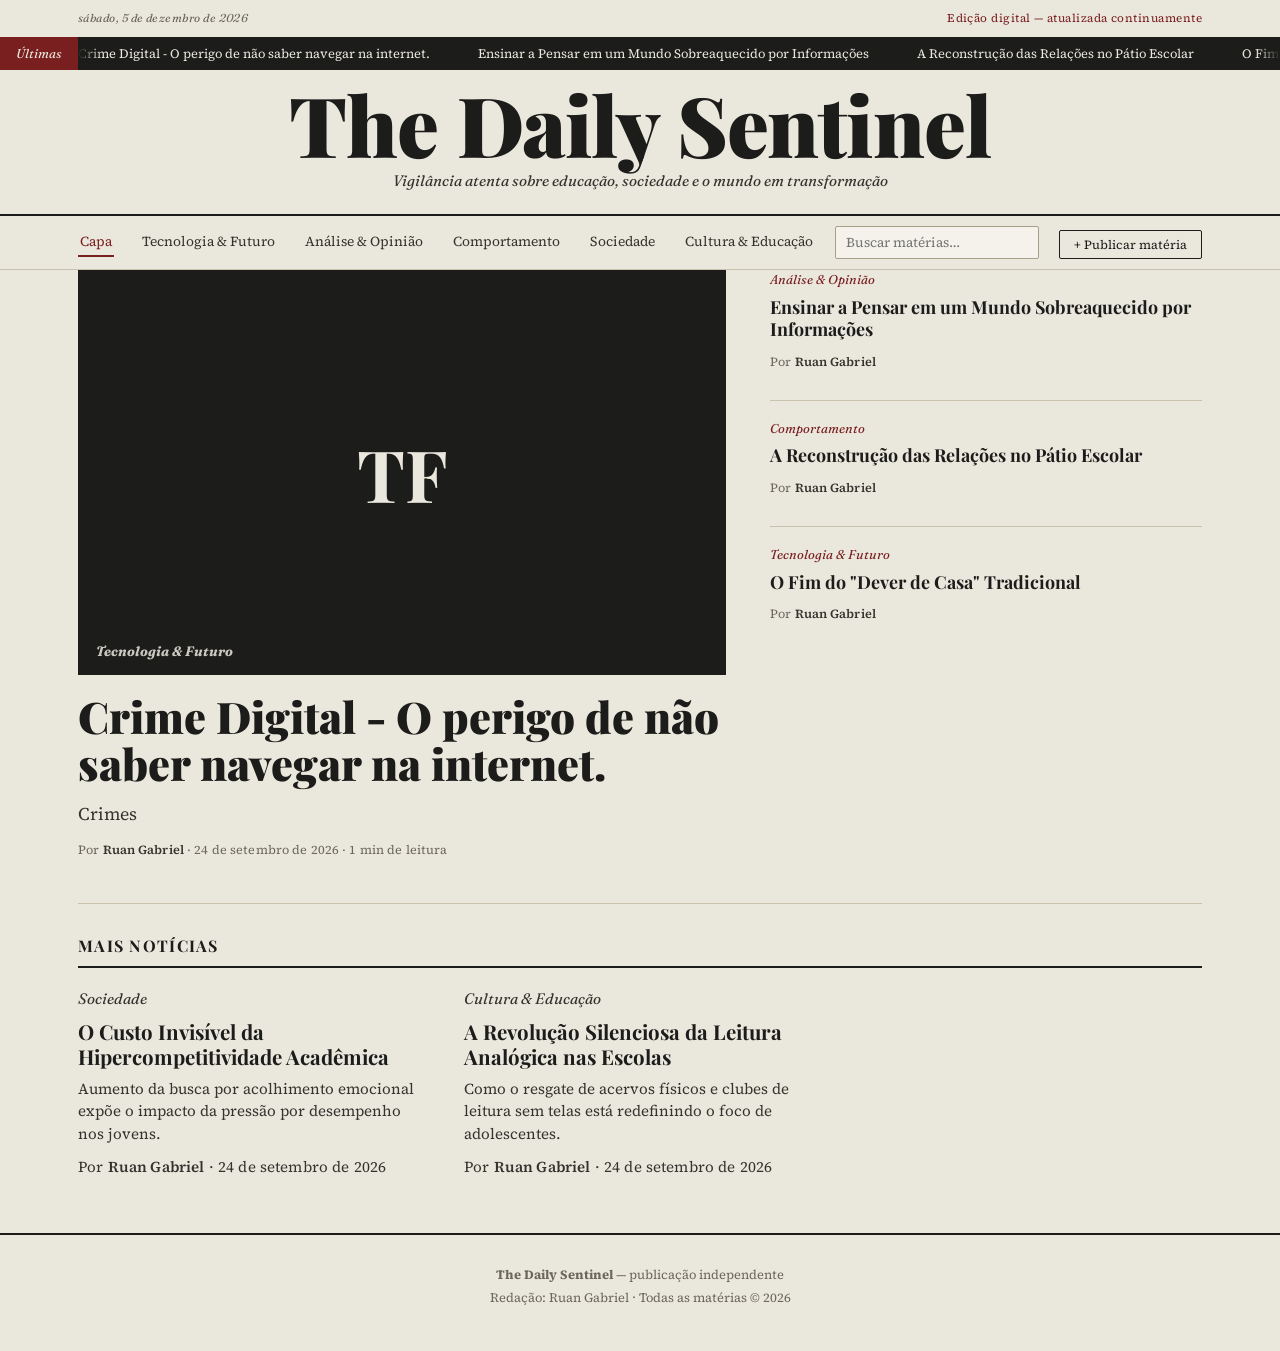
<file: index.html>
<!DOCTYPE html>
<html lang="pt-BR">
<head>
<meta charset="UTF-8">
<meta name="viewport" content="width=device-width, initial-scale=1">
<title>The Daily Sentinel</title>
<meta name="description" content="The Daily Sentinel — jornalismo diário sobre educação, sociedade, tecnologia e comportamento.">
<link rel="icon" href="data:image/svg+xml,<svg xmlns=%22http://www.w3.org/2000/svg%22 viewBox=%220 0 100 100%22><text y=%22.9em%22 font-size=%2290%22>🗞️</text></svg>">
<link rel="stylesheet" href="css/style.css">
</head>
<body>

<div class="topbar">
  <div class="wrap">
    <span id="topbar-date" class="topbar__date"></span>
    <span class="topbar__tag">Edição digital &mdash; atualizada continuamente</span>
  </div>
</div>

<div class="ticker">
  <div class="ticker__label">Últimas</div>
  <div class="ticker__track"><ul class="ticker__list" id="ticker-list"></ul></div>
</div>

<header class="masthead">
  <div class="wrap">
    <h1 class="masthead__name"><a href="#/">The Daily Sentinel</a></h1>
    <p class="masthead__tagline">Vigilância atenta sobre educação, sociedade e o mundo em transformação</p>
  </div>
</header>

<hr class="rule rule--strong">

<nav class="nav">
  <div class="wrap nav__row">
    <ul class="nav__list" id="nav-list">
      <li><button data-caderno="" class="is-active">Capa</button></li>
    </ul>
    <form class="nav__search" id="form-busca" role="search">
      <input type="search" id="input-busca" placeholder="Buscar matérias&hellip;" aria-label="Buscar matérias">
    </form>
    <div class="nav__publish"><a href="nova-materia.html">+ Publicar matéria</a></div>
  </div>
</nav>

<hr class="rule rule--thin">

<main class="wrap" id="main">
  <p class="empty-state">Carregando edição de hoje&hellip;</p>
</main>

<footer>
  <div class="wrap">
    <p><strong>The Daily Sentinel</strong> &mdash; publicação independente</p>
    <p>Redação: Ruan Gabriel &middot; Todas as matérias &copy; <span id="footer-year"></span></p>
  </div>
</footer>

<script src="js/main.js"></script>
</body>
</html>
</file>
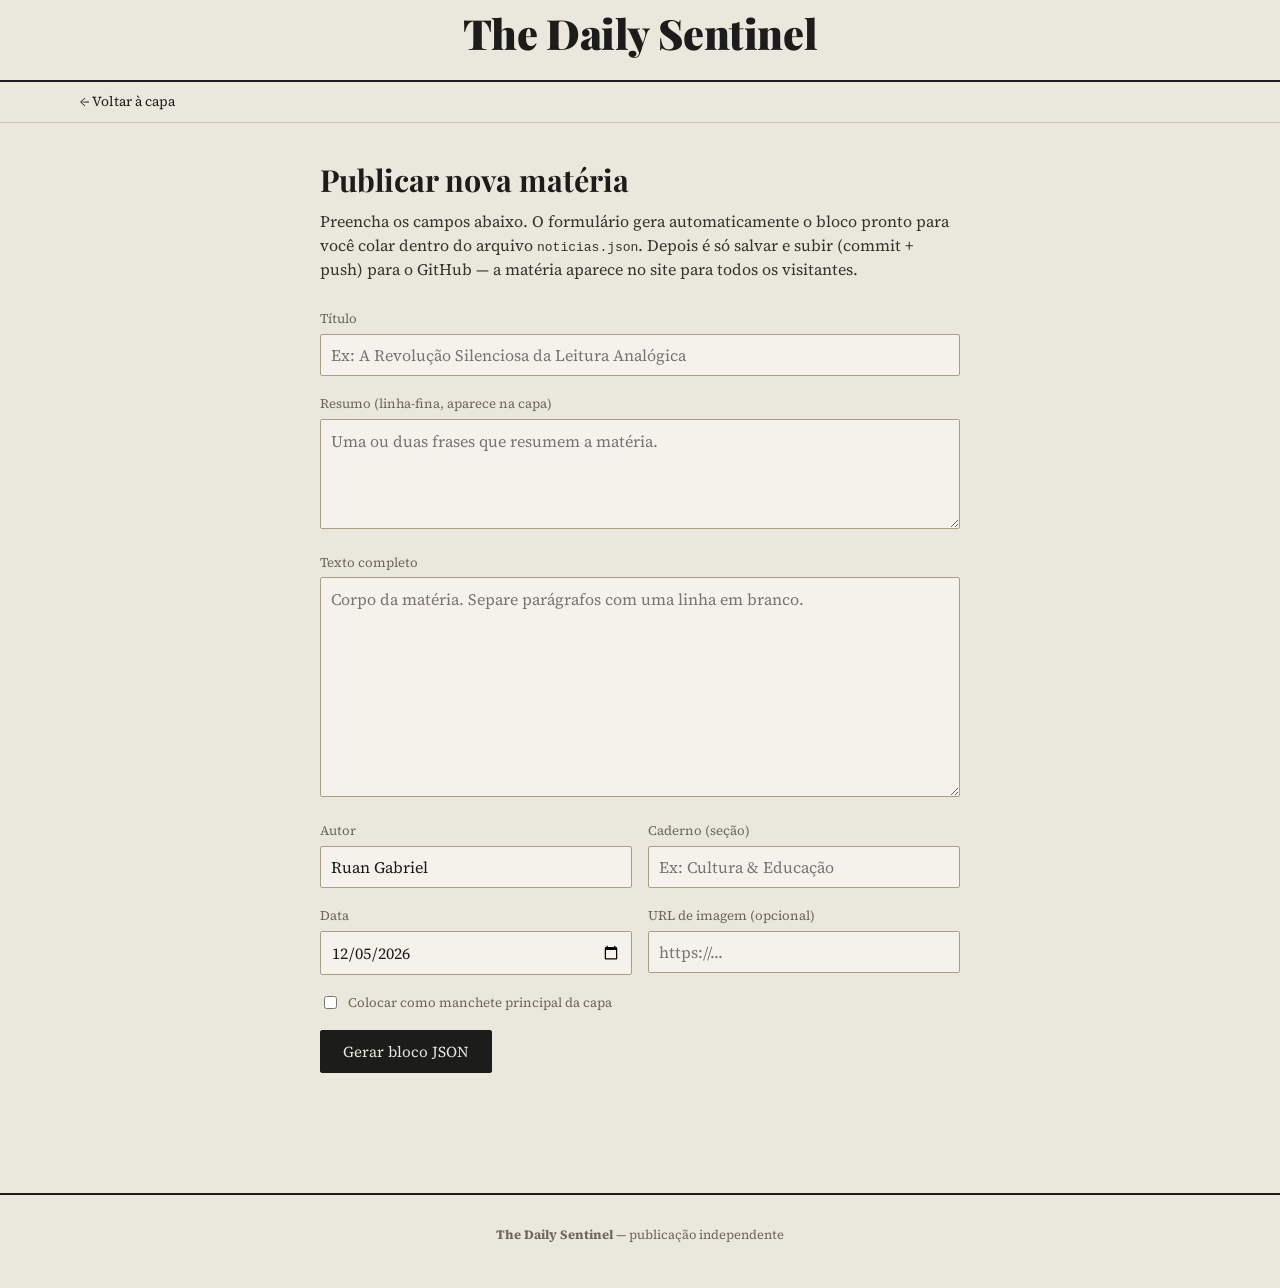
<file: nova-materia.html>
<!DOCTYPE html>
<html lang="pt-BR">
<head>
<meta charset="UTF-8">
<meta name="viewport" content="width=device-width, initial-scale=1">
<title>Publicar matéria — The Daily Sentinel</title>
<link rel="icon" href="data:image/svg+xml,<svg xmlns=%22http://www.w3.org/2000/svg%22 viewBox=%220 0 100 100%22><text y=%22.9em%22 font-size=%2290%22>🗞️</text></svg>">
<link rel="stylesheet" href="css/style.css">
</head>
<body>

<header class="masthead">
  <div class="wrap">
    <h1 class="masthead__name" style="font-size:clamp(1.8rem,5vw,2.6rem);"><a href="index.html">The Daily Sentinel</a></h1>
  </div>
</header>
<hr class="rule rule--strong">
<nav class="nav">
  <div class="wrap">
    <ul class="nav__list">
      <li><a href="index.html" style="padding:4px 2px;">&larr; Voltar à capa</a></li>
    </ul>
  </div>
</nav>
<hr class="rule rule--thin">

<main class="wrap" style="padding:34px 0 80px;">
  <div class="publish">
    <h2>Publicar nova matéria</h2>
    <p class="publish__intro">
      Preencha os campos abaixo. O formulário gera automaticamente o bloco pronto para você
      colar dentro do arquivo <code>noticias.json</code>. Depois é só salvar e subir (commit + push)
      para o GitHub — a matéria aparece no site para todos os visitantes.
    </p>

    <form id="form-materia">
      <div class="field">
        <label for="titulo">Título</label>
        <input id="titulo" required placeholder="Ex: A Revolução Silenciosa da Leitura Analógica">
      </div>

      <div class="field">
        <label for="resumo">Resumo (linha-fina, aparece na capa)</label>
        <textarea id="resumo" required placeholder="Uma ou duas frases que resumem a matéria."></textarea>
      </div>

      <div class="field">
        <label for="texto">Texto completo</label>
        <textarea id="texto" required style="min-height:220px;" placeholder="Corpo da matéria. Separe parágrafos com uma linha em branco."></textarea>
      </div>

      <div class="two-col">
        <div class="field">
          <label for="autor">Autor</label>
          <input id="autor" required value="Ruan Gabriel">
        </div>
        <div class="field">
          <label for="caderno">Caderno (seção)</label>
          <input id="caderno" required placeholder="Ex: Cultura & Educação" list="cadernos-existentes">
          <datalist id="cadernos-existentes"></datalist>
        </div>
      </div>

      <div class="two-col">
        <div class="field">
          <label for="data">Data</label>
          <input id="data" type="date" required>
        </div>
        <div class="field">
          <label for="imagem">URL de imagem (opcional)</label>
          <input id="imagem" type="url" placeholder="https://...">
        </div>
      </div>

      <div class="field">
        <label style="display:flex; align-items:center; gap:8px;">
          <input type="checkbox" id="destaque" style="width:auto;">
          Colocar como manchete principal da capa
        </label>
      </div>

      <button type="submit" class="btn">Gerar bloco JSON</button>
    </form>

    <div class="output-block" id="output-block" style="display:none;">
      <h3>Copie o bloco abaixo e cole dentro do array em <code>noticias.json</code></h3>
      <textarea id="output" readonly></textarea>
      <div class="copy-row">
        <button class="btn btn--ghost" id="btn-copiar" type="button">Copiar</button>
        <span class="copied-msg" id="copied-msg">Copiado!</span>
      </div>
      <p class="output-note">
        Abra <code>noticias.json</code>, cole este bloco como um novo item dentro dos colchetes <code>[ ]</code>
        (separado dos outros por vírgula), salve, e faça commit + push no GitHub.
        Se marcou "manchete principal", lembre-se de tirar o <code>"destaque": true</code> da matéria anterior,
        se quiser que só uma fique em destaque por vez.
      </p>
    </div>
  </div>
</main>

<footer>
  <div class="wrap">
    <p><strong>The Daily Sentinel</strong> &mdash; publicação independente</p>
  </div>
</footer>

<script>
// preenche a lista de cadernos já existentes, se noticias.json estiver acessível
fetch('noticias.json').then(r => r.ok ? r.json() : []).then(lista => {
  const cadernos = [...new Set((lista || []).map(n => n.caderno))];
  const datalist = document.getElementById('cadernos-existentes');
  datalist.innerHTML = cadernos.map(c => `<option value="${c}">`).join('');
}).catch(() => {});

document.getElementById('data').valueAsDate = new Date();

function gerarId(titulo) {
  return titulo
    .toLowerCase()
    .normalize('NFD').replace(/[\u0300-\u036f]/g, '') // remove acentos
    .replace(/[^a-z0-9\s-]/g, '')
    .trim()
    .replace(/\s+/g, '-')
    .slice(0, 60);
}

document.getElementById('form-materia').addEventListener('submit', function (e) {
  e.preventDefault();

  const titulo = document.getElementById('titulo').value.trim();
  const obj = {
    id: gerarId(titulo) || 'materia-' + Date.now(),
    titulo,
    resumo: document.getElementById('resumo').value.trim(),
    texto: document.getElementById('texto').value.trim(),
    autor: document.getElementById('autor').value.trim(),
    caderno: document.getElementById('caderno').value.trim(),
    data: document.getElementById('data').value,
    destaque: document.getElementById('destaque').checked,
    imagem: document.getElementById('imagem').value.trim()
  };

  const bloco = ',\n  ' + JSON.stringify(obj, null, 2).split('\n').join('\n  ');

  document.getElementById('output').value = bloco;
  document.getElementById('output-block').style.display = 'block';
  document.getElementById('output-block').scrollIntoView({ behavior: 'smooth' });
  document.getElementById('copied-msg').classList.remove('is-visible');
});

document.getElementById('btn-copiar').addEventListener('click', async function () {
  const output = document.getElementById('output');
  output.select();
  try {
    await navigator.clipboard.writeText(output.value);
  } catch {
    document.execCommand('copy');
  }
  document.getElementById('copied-msg').classList.add('is-visible');
});
</script>
</body>
</html>
</file>
<file: css/style.css>
@import url('https://fonts.googleapis.com/css2?family=Playfair+Display:ital,wght@0,500;0,700;0,900;1,600&family=Source+Serif+4:ital,opsz,wght@0,8..60,400;0,8..60,600;1,8..60,400&family=Fraunces:ital@1&display=swap');

:root {
  --paper: #eae7dd;
  --paper-raised: #f4f2ea;
  --ink: #1c1c1a;
  --ink-soft: #35332d;
  --muted: #6b675c;
  --rule: #c9c2ae;
  --rule-strong: #a89f88;
  --accent: #7a1f1f;
  --accent-dark: #591616;
  --serif-display: 'Playfair Display', Georgia, serif;
  --serif-body: 'Source Serif 4', Georgia, serif;
  --serif-italic: 'Fraunces', Georgia, serif;
  --max-width: 1180px;
}

* { box-sizing: border-box; }

html { scroll-behavior: smooth; }

body {
  margin: 0;
  background: var(--paper);
  color: var(--ink);
  font-family: var(--serif-body);
  line-height: 1.5;
  -webkit-font-smoothing: antialiased;
}

a { color: inherit; text-decoration: none; }

img { max-width: 100%; display: block; }

.wrap {
  max-width: var(--max-width);
  margin: 0 auto;
  padding: 0 28px;
}

/* ---------- Utility rules ---------- */
.rule { border: none; border-top: 1px solid var(--rule); margin: 0; }
.rule--strong { border-top: 2px solid var(--ink); }
.rule--thin { border-top: 1px solid var(--rule); }

/* ---------- Top bar ---------- */
.topbar {
  font-size: 0.72rem;
  letter-spacing: 0.04em;
  color: var(--muted);
  padding: 10px 0;
}
.topbar .wrap {
  display: flex;
  justify-content: space-between;
  align-items: center;
  flex-wrap: wrap;
  gap: 8px;
}
.topbar__date { font-style: italic; font-family: var(--serif-italic); }
.topbar__tag {
  color: var(--accent);
}

/* ---------- Ticker ---------- */
.ticker {
  background: var(--ink);
  color: var(--paper);
  display: flex;
  align-items: center;
  font-size: 0.8rem;
  overflow: hidden;
}
.ticker__label {
  flex: 0 0 auto;
  background: var(--accent);
  color: var(--paper);
  padding: 7px 16px;
  font-family: var(--serif-italic);
  font-style: italic;
  z-index: 1;
}
.ticker__track {
  overflow: hidden;
  flex: 1;
  mask-image: linear-gradient(to right, transparent, black 24px, black calc(100% - 24px), transparent);
}
.ticker__list {
  display: flex;
  gap: 48px;
  list-style: none;
  margin: 0;
  padding: 7px 0;
  white-space: nowrap;
  width: max-content;
  animation: ticker-scroll 38s linear infinite;
}
.ticker:hover .ticker__list { animation-play-state: paused; }
.ticker__list a:hover { color: var(--rule); text-decoration: underline; }
@keyframes ticker-scroll {
  from { transform: translateX(0); }
  to { transform: translateX(-50%); }
}
@media (prefers-reduced-motion: reduce) {
  .ticker__list { animation: none; overflow-x: auto; }
}

/* ---------- Masthead ---------- */
.masthead {
  padding: 6px 0 22px;
  text-align: center;
}
.masthead__name {
  font-family: var(--serif-display);
  font-weight: 900;
  font-size: clamp(2.6rem, 7vw, 5.2rem);
  letter-spacing: -0.01em;
  margin: 6px 0 4px;
  line-height: 1;
}
.masthead__name a { display: inline-block; }
.masthead__tagline {
  font-family: var(--serif-italic);
  font-style: italic;
  font-size: 0.95rem;
  color: var(--ink-soft);
  margin: 0;
}

/* ---------- Nav ---------- */
.nav {
  padding: 10px 0;
}
.nav__row {
  display: flex;
  align-items: center;
  gap: 20px;
}
.nav__list {
  list-style: none;
  display: flex;
  gap: 26px;
  margin: 0;
  padding: 0;
  flex-wrap: wrap;
  font-size: 0.86rem;
}
.nav__search {
  flex: 1;
  max-width: 240px;
  margin-left: auto;
}
.nav__search input {
  width: 100%;
  font-family: var(--serif-body);
  font-size: 0.85rem;
  padding: 6px 10px;
  border: 1px solid var(--rule-strong);
  background: var(--paper-raised);
  color: var(--ink);
  border-radius: 2px;
}
.nav__search input:focus {
  outline: 2px solid var(--accent);
  outline-offset: 1px;
}
.nav__list button {
  background: none;
  border: none;
  cursor: pointer;
  font-family: var(--serif-body);
  font-size: 0.86rem;
  color: var(--ink-soft);
  padding: 4px 2px;
  border-bottom: 2px solid transparent;
}
.nav__list button:hover,
.nav__list button.is-active {
  color: var(--accent);
  border-bottom-color: var(--accent);
}
.nav__publish a {
  border: 1px solid var(--ink);
  padding: 5px 14px;
  font-size: 0.78rem;
  border-radius: 2px;
}
.nav__publish a:hover {
  background: var(--ink);
  color: var(--paper);
}

/* ---------- Main layout ---------- */
main { padding: 34px 0 70px; }

.section-label {
  font-family: var(--serif-italic);
  font-style: italic;
  color: var(--accent);
  font-size: 0.95rem;
  margin: 0 0 14px;
}

/* Featured story */
.featured {
  display: grid;
  grid-template-columns: 1.5fr 1fr;
  gap: 44px;
  padding-bottom: 30px;
  margin-bottom: 30px;
  border-bottom: 1px solid var(--rule);
}
.featured__ornament {
  aspect-ratio: 16 / 10;
  background: var(--ink);
  color: var(--paper);
  display: flex;
  align-items: center;
  justify-content: center;
  font-family: var(--serif-display);
  font-size: 4.5rem;
  font-weight: 700;
  position: relative;
  overflow: hidden;
}
.featured__ornament::after {
  content: attr(data-caderno);
  position: absolute;
  bottom: 14px;
  left: 18px;
  right: 18px;
  font-family: var(--serif-italic);
  font-style: italic;
  font-size: 0.85rem;
  opacity: 0.85;
}
.featured__headline {
  font-family: var(--serif-display);
  font-weight: 900;
  font-size: clamp(1.9rem, 3.4vw, 2.9rem);
  line-height: 1.08;
  margin: 0 0 14px;
}
.featured__headline a:hover { color: var(--accent); }
.featured__dek {
  font-size: 1.12rem;
  color: var(--ink-soft);
  margin: 0 0 14px;
  line-height: 1.45;
}
.byline {
  font-size: 0.78rem;
  color: var(--muted);
  text-transform: none;
  letter-spacing: 0.01em;
}
.byline strong { color: var(--ink-soft); font-weight: 600; }

/* Secondary aside list inside featured block */
.featured__list {
  display: flex;
  flex-direction: column;
  gap: 18px;
}
.featured__list-item {
  padding-bottom: 16px;
  border-bottom: 1px solid var(--rule);
}
.featured__list-item:last-child { border-bottom: none; padding-bottom: 0; }
.featured__list-item h3 {
  font-family: var(--serif-display);
  font-size: 1.12rem;
  line-height: 1.25;
  margin: 0 0 6px;
  font-weight: 700;
}
.featured__list-item h3 a:hover { color: var(--accent); }

/* Grid of remaining stories */
.grid-heading {
  font-family: var(--serif-display);
  font-weight: 700;
  font-size: 1rem;
  text-transform: uppercase;
  letter-spacing: 0.08em;
  border-bottom: 2px solid var(--ink);
  padding-bottom: 8px;
  margin: 0 0 20px;
}
.grid {
  display: grid;
  grid-template-columns: repeat(3, 1fr);
  gap: 32px 34px;
}
.card {
  padding-bottom: 4px;
}
.card__caderno {
  font-family: var(--serif-italic);
  font-style: italic;
  color: var(--accent);
  font-size: 0.8rem;
  margin: 0 0 6px;
}
.card h3 {
  font-family: var(--serif-display);
  font-weight: 700;
  font-size: 1.28rem;
  line-height: 1.2;
  margin: 0 0 8px;
}
.card h3 a:hover { color: var(--accent); }
.card p {
  color: var(--ink-soft);
  font-size: 0.95rem;
  margin: 0 0 10px;
  line-height: 1.5;
}

.empty-state {
  padding: 60px 0;
  text-align: center;
  color: var(--muted);
  font-family: var(--serif-italic);
  font-style: italic;
  font-size: 1.1rem;
}

/* ---------- Breadcrumbs ---------- */
.breadcrumbs {
  font-size: 0.8rem;
  color: var(--muted);
  margin: 0 0 22px;
}
.breadcrumbs a:hover { color: var(--accent); }
.breadcrumbs span { margin: 0 6px; }

/* ---------- Article view (with sidebar) ---------- */
.article-layout {
  display: grid;
  grid-template-columns: 1fr 260px;
  gap: 54px;
  align-items: start;
}
.article {
  max-width: 720px;
  margin: 0;
}
.article__back {
  display: inline-block;
  font-size: 0.82rem;
  color: var(--muted);
  margin-bottom: 22px;
  cursor: pointer;
  border: none;
  background: none;
  font-family: var(--serif-body);
  padding: 0;
}
.article__back:hover { color: var(--accent); }
.article__caderno {
  font-family: var(--serif-italic);
  font-style: italic;
  color: var(--accent);
  font-size: 1rem;
  margin: 0 0 10px;
}
.article__title {
  font-family: var(--serif-display);
  font-weight: 900;
  font-size: clamp(2rem, 4vw, 2.7rem);
  line-height: 1.1;
  margin: 0 0 16px;
}
.article__dek {
  font-size: 1.2rem;
  font-style: italic;
  font-family: var(--serif-italic);
  color: var(--ink-soft);
  margin: 0 0 16px;
  line-height: 1.4;
}
.article__meta {
  font-size: 0.85rem;
  color: var(--muted);
  padding-bottom: 20px;
  margin-bottom: 26px;
  border-bottom: 1px solid var(--rule);
  display: flex;
  flex-wrap: wrap;
  gap: 4px 10px;
}
.article__meta .dot { color: var(--rule-strong); }
.article__body {
  font-size: 1.15rem;
  line-height: 1.75;
}
.article__body h2 {
  font-family: var(--serif-display);
  font-weight: 700;
  font-size: 1.5rem;
  margin: 36px 0 16px;
  line-height: 1.2;
}
.article__body p { margin: 0 0 22px; }
.article__body p:first-of-type::first-letter {
  font-family: var(--serif-display);
  font-weight: 900;
  font-size: 3.6em;
  float: left;
  line-height: 0.82;
  padding: 0.03em 0.08em 0 0;
  color: var(--accent);
}
.article__ornament {
  width: 100%;
  aspect-ratio: 16/7;
  background: var(--ink);
  margin: 0 0 26px;
}
.pull-quote {
  font-family: var(--serif-display);
  font-style: italic;
  font-weight: 600;
  font-size: 1.5rem;
  line-height: 1.35;
  color: var(--accent-dark);
  border-top: 2px solid var(--ink);
  border-bottom: 2px solid var(--ink);
  padding: 20px 0;
  margin: 8px 0 30px;
}
.pull-quote cite {
  display: block;
  font-family: var(--serif-body);
  font-style: normal;
  font-size: 0.78rem;
  color: var(--muted);
  margin-top: 10px;
  letter-spacing: 0.01em;
}
.pull-quote cite::before { content: '— '; }

/* Tags */
.tags {
  display: flex;
  flex-wrap: wrap;
  gap: 8px;
  margin: 36px 0 0;
  padding-top: 22px;
  border-top: 1px solid var(--rule);
}
.tags a {
  font-size: 0.78rem;
  color: var(--ink-soft);
  border: 1px solid var(--rule-strong);
  padding: 4px 11px;
  border-radius: 20px;
}
.tags a:hover { background: var(--ink); color: var(--paper); border-color: var(--ink); }

/* Related / Leia também */
.leia-tambem {
  margin-top: 44px;
  padding-top: 28px;
  border-top: 2px solid var(--ink);
}
.leia-tambem h3 {
  font-family: var(--serif-display);
  font-size: 1.05rem;
  text-transform: uppercase;
  letter-spacing: 0.06em;
  margin: 0 0 18px;
}
.leia-tambem__grid {
  display: grid;
  grid-template-columns: repeat(3, 1fr);
  gap: 24px;
}

/* Sidebar */
.sidebar {
  position: sticky;
  top: 20px;
}
.sidebar h3 {
  font-family: var(--serif-display);
  font-size: 0.95rem;
  text-transform: uppercase;
  letter-spacing: 0.06em;
  border-bottom: 2px solid var(--ink);
  padding-bottom: 8px;
  margin: 0 0 16px;
}
.sidebar__item {
  display: flex;
  gap: 12px;
  padding: 12px 0;
  border-bottom: 1px solid var(--rule);
}
.sidebar__item:first-child { padding-top: 0; }
.sidebar__rank {
  font-family: var(--serif-display);
  font-weight: 900;
  font-size: 1.6rem;
  color: var(--rule-strong);
  line-height: 1;
}
.sidebar__item h4 {
  font-family: var(--serif-display);
  font-size: 0.95rem;
  line-height: 1.25;
  margin: 0 0 4px;
  font-weight: 700;
}
.sidebar__item h4 a:hover { color: var(--accent); }
.sidebar__item .byline { font-size: 0.72rem; }

@media (max-width: 900px) {
  .article-layout { grid-template-columns: 1fr; }
  .sidebar { position: static; }
  .leia-tambem__grid { grid-template-columns: 1fr; }
}

/* ---------- Print ---------- */
@media print {
  .topbar, .ticker, .nav, footer, .sidebar, .article__back, .tags, .leia-tambem { display: none; }
  body { background: #fff; color: #000; }
  .article__body { font-size: 12pt; }
}

/* ---------- Publish form ---------- */
.publish {
  max-width: 640px;
  margin: 0 auto;
}
.publish h2 {
  font-family: var(--serif-display);
  font-size: 1.9rem;
  margin: 0 0 6px;
}
.publish__intro {
  color: var(--ink-soft);
  margin: 0 0 28px;
  line-height: 1.5;
}
.field {
  margin-bottom: 18px;
}
.field label {
  display: block;
  font-size: 0.82rem;
  color: var(--muted);
  margin-bottom: 5px;
}
.field input,
.field textarea,
.field select {
  width: 100%;
  font-family: var(--serif-body);
  font-size: 1rem;
  padding: 9px 10px;
  border: 1px solid var(--rule-strong);
  background: var(--paper-raised);
  color: var(--ink);
  border-radius: 2px;
}
.field textarea { resize: vertical; min-height: 110px; line-height: 1.5; }
.field input:focus,
.field textarea:focus,
.field select:focus {
  outline: 2px solid var(--accent);
  outline-offset: 1px;
}
.two-col {
  display: grid;
  grid-template-columns: 1fr 1fr;
  gap: 16px;
}
.btn {
  font-family: var(--serif-body);
  font-size: 0.95rem;
  padding: 10px 22px;
  border: 1px solid var(--ink);
  background: var(--ink);
  color: var(--paper);
  cursor: pointer;
  border-radius: 2px;
}
.btn:hover { background: var(--accent-dark); border-color: var(--accent-dark); }
.btn--ghost {
  background: none;
  color: var(--ink);
}
.btn--ghost:hover { background: var(--ink); color: var(--paper); }

.output-block {
  margin-top: 30px;
}
.output-block h3 {
  font-size: 0.95rem;
  margin: 0 0 8px;
}
.output-block textarea {
  width: 100%;
  min-height: 220px;
  font-family: 'SFMono-Regular', Consolas, monospace;
  font-size: 0.82rem;
  padding: 14px;
  background: var(--ink);
  color: #e8e4d8;
  border: none;
  border-radius: 3px;
  line-height: 1.5;
}
.output-note {
  font-size: 0.85rem;
  color: var(--muted);
  margin-top: 10px;
  line-height: 1.5;
}
.output-note code {
  background: var(--paper-raised);
  padding: 1px 5px;
  border-radius: 2px;
}
.copy-row {
  display: flex;
  gap: 10px;
  margin-top: 10px;
}
.copied-msg {
  font-size: 0.82rem;
  color: var(--accent);
  align-self: center;
  display: none;
}
.copied-msg.is-visible { display: inline; }

/* ---------- Footer ---------- */
footer {
  border-top: 2px solid var(--ink);
  padding: 26px 0 40px;
  margin-top: 40px;
  font-size: 0.8rem;
  color: var(--muted);
  text-align: center;
}
footer p { margin: 4px 0; }

/* ---------- Responsive ---------- */
@media (max-width: 860px) {
  .featured { grid-template-columns: 1fr; }
  .grid { grid-template-columns: repeat(2, 1fr); }
  .nav__publish { margin-left: 0; }
  .nav__list { justify-content: center; }
}
@media (max-width: 560px) {
  .grid { grid-template-columns: 1fr; }
  .two-col { grid-template-columns: 1fr; }
  .wrap { padding: 0 18px; }
}
</file>
